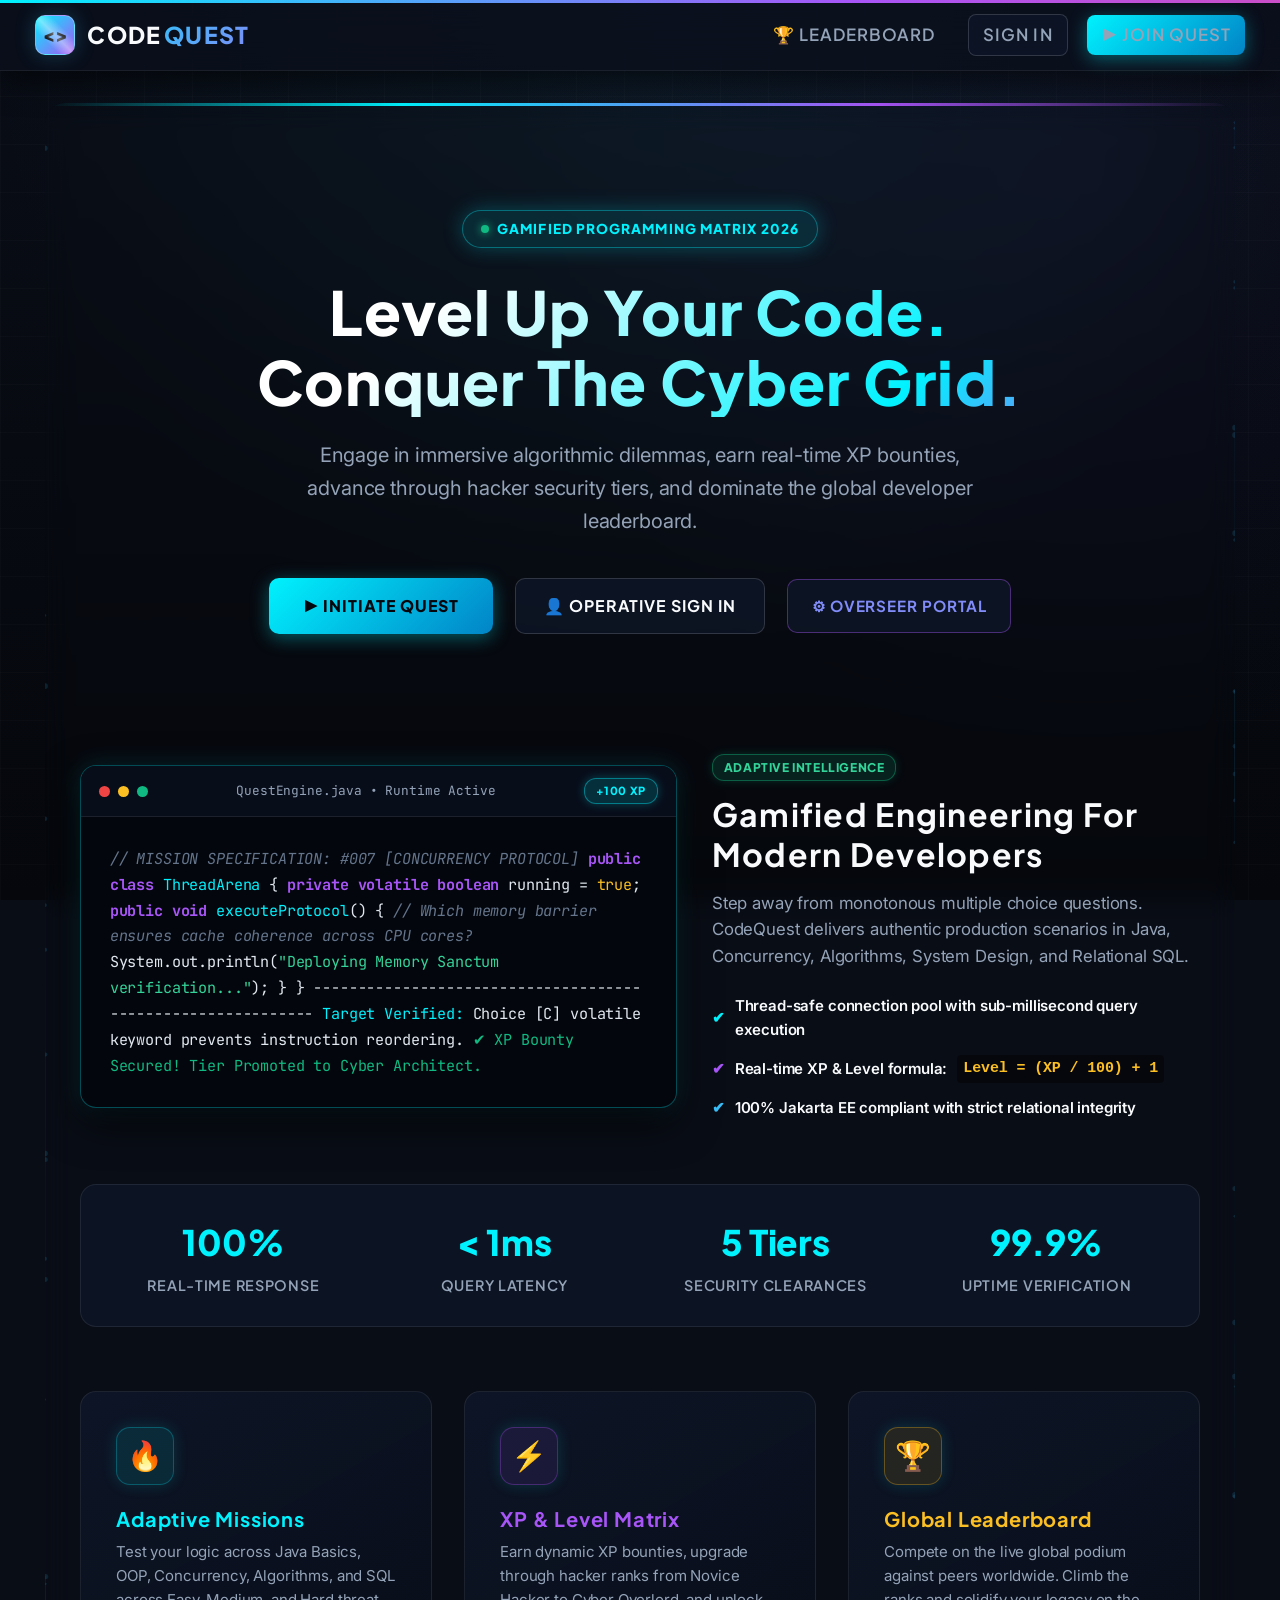
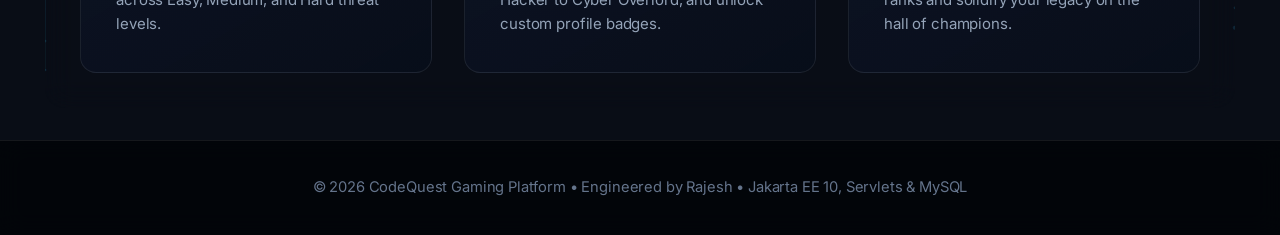
<file: WebContent/index.html>
<!DOCTYPE html>
<html lang="en">
<head>
    <meta charset="UTF-8">
    <meta name="viewport" content="width=device-width, initial-scale=1.0">
    <title>CodeQuest - Master Programming Through Quests</title>
    <link rel="stylesheet" type="text/css" href="css/style.css">
    <style>
        .hero-canvas {
            position: absolute;
            top: 0;
            left: 0;
            width: 100%;
            height: 100%;
            pointer-events: none;
            z-index: 0;
            opacity: 0.6;
        }

        .hero-section {
            text-align: center;
            padding: 4.5rem 1rem 3.5rem 1rem;
            position: relative;
            z-index: 1;
        }

        .hero-badge {
            display: inline-flex;
            align-items: center;
            gap: 8px;
            background: rgba(0, 242, 254, 0.1);
            color: #00f2fe;
            border: 1px solid rgba(0, 242, 254, 0.35);
            padding: 7px 18px;
            border-radius: 30px;
            font-size: 0.85rem;
            font-family: var(--font-heading);
            font-weight: 800;
            letter-spacing: 0.08em;
            text-transform: uppercase;
            margin-bottom: 1.8rem;
            box-shadow: 0 0 20px rgba(0, 242, 254, 0.25);
            animation: pulseGlow 2.5s infinite;
        }

        .hero-title {
            font-size: 3.8rem;
            font-weight: 900;
            line-height: 1.15;
            margin-bottom: 1.4rem;
            background: linear-gradient(135deg, #ffffff 30%, #00f2fe 75%, #a855f7 100%);
            -webkit-background-clip: text;
            -webkit-text-fill-color: transparent;
            letter-spacing: 0.02em;
        }

        @media (max-width: 768px) {
            .hero-title {
                font-size: 2.6rem;
            }
        }

        .hero-desc {
            max-width: 680px;
            margin: 0 auto 2.5rem auto;
            color: var(--text-muted);
            font-size: 1.25rem;
            line-height: 1.65;
            font-weight: 400;
        }

        .hero-cta {
            display: flex;
            justify-content: center;
            align-items: center;
            gap: 1.4rem;
            flex-wrap: wrap;
        }

        /* Interactive Showcase Grid */
        .showcase-grid {
            display: grid;
            grid-template-columns: 1.1fr 0.9fr;
            gap: 2.2rem;
            margin-top: 4rem;
            align-items: center;
        }

        @media (max-width: 960px) {
            .showcase-grid {
                grid-template-columns: 1fr;
            }
        }

        .live-terminal {
            background: rgba(4, 7, 13, 0.95);
            border: 1px solid rgba(0, 242, 254, 0.3);
            border-radius: 16px;
            box-shadow: 0 15px 40px rgba(0, 0, 0, 0.7), 0 0 25px rgba(0, 242, 254, 0.15);
            overflow: hidden;
            text-align: left;
        }

        .terminal-bar {
            background: #080d1a;
            padding: 12px 18px;
            display: flex;
            justify-content: space-between;
            align-items: center;
            border-bottom: 1px solid rgba(255, 255, 255, 0.08);
        }

        .terminal-code {
            padding: 1.8rem;
            font-family: var(--font-mono);
            font-size: 0.95rem;
            color: #e2e8f0;
            line-height: 1.7;
        }

        .code-keyword { color: #a855f7; font-weight: 700; }
        .code-type { color: #00f2fe; }
        .code-string { color: #34d399; }
        .code-comment { color: #64748b; font-style: italic; }
        .code-number { color: #fbbf24; }

        /* Stats Strip */
        .stats-ticker {
            display: grid;
            grid-template-columns: repeat(4, 1fr);
            gap: 1.5rem;
            margin-top: 4rem;
            background: rgba(15, 23, 42, 0.7);
            border: 1px solid rgba(255, 255, 255, 0.08);
            border-radius: 16px;
            padding: 1.8rem;
            backdrop-filter: blur(12px);
        }

        @media (max-width: 768px) {
            .stats-ticker {
                grid-template-columns: repeat(2, 1fr);
            }
        }

        .ticker-item {
            text-align: center;
        }

        .ticker-val {
            font-family: var(--font-heading);
            font-size: 2.2rem;
            font-weight: 800;
            color: #00f2fe;
            margin-bottom: 4px;
        }

        .ticker-lbl {
            font-family: var(--font-subheading);
            color: var(--text-muted);
            font-size: 0.9rem;
            text-transform: uppercase;
            letter-spacing: 0.05em;
            font-weight: 600;
        }

        /* Feature Cards */
        .features-grid {
            display: grid;
            grid-template-columns: repeat(auto-fit, minmax(300px, 1fr));
            gap: 2rem;
            margin-top: 4rem;
        }

        .feature-card {
            background: linear-gradient(150deg, rgba(15, 23, 42, 0.8), rgba(8, 14, 26, 0.9));
            border: 1px solid rgba(255, 255, 255, 0.08);
            border-radius: 16px;
            padding: 2.2rem;
            transition: all 0.35s var(--ease-smooth);
            position: relative;
            overflow: hidden;
        }

        .feature-card:hover {
            transform: translateY(-6px);
            border-color: rgba(0, 242, 254, 0.4);
            box-shadow: 0 16px 36px rgba(0, 0, 0, 0.5), 0 0 25px rgba(0, 242, 254, 0.15);
        }

        .feature-card::before {
            content: '';
            position: absolute;
            top: 0;
            left: 0;
            width: 100%;
            height: 3px;
            background: linear-gradient(90deg, #00f2fe, #a855f7);
            opacity: 0;
            transition: opacity 0.3s ease;
        }

        .feature-card:hover::before {
            opacity: 1;
        }

        .feature-icon-box {
            width: 58px;
            height: 58px;
            border-radius: 14px;
            display: flex;
            align-items: center;
            justify-content: center;
            font-size: 1.8rem;
            margin-bottom: 1.3rem;
            background: rgba(0, 242, 254, 0.1);
            color: #00f2fe;
            border: 1px solid rgba(0, 242, 254, 0.25);
            box-shadow: 0 0 15px rgba(0, 242, 254, 0.15);
        }
    </style>
</head>
<body>
    <div class="top-glow-bar"></div>

    <div class="navbar">
        <a href="index.html" class="brand-logo">
            <div class="brand-icon">&lt;&gt;</div>
            <div class="brand-text">CODE<span>QUEST</span></div>
        </a>
        <div class="nav-links">
            <a href="LeaderboardServlet">&#127942; Leaderboard</a>
            <a href="login.jsp" class="btn-secondary btn-sm">Sign In</a>
            <a href="register.jsp" class="btn-primary btn-sm">&#9654; Join Quest</a>
        </div>
    </div>

    <div class="container" style="background: transparent; border: none; box-shadow: none; position: relative;">
        <!-- Canvas for Dynamic Cyber Matrix -->
        <canvas id="matrixCanvas" class="hero-canvas"></canvas>

        <div class="hero-section">
            <div class="hero-badge">
                <span class="status-dot"></span>
                Gamified Programming Matrix 2026
            </div>
            
            <h1 class="hero-title">Level Up Your Code.<br>Conquer The Cyber Grid.</h1>
            
            <p class="hero-desc">
                Engage in immersive algorithmic dilemmas, earn real-time XP bounties, advance through hacker security tiers, and dominate the global developer leaderboard.
            </p>
            
            <div class="hero-cta">
                <a href="register.jsp" class="btn-primary" style="padding: 15px 34px; font-size: 1rem;">
                    &#9654; Initiate Quest
                </a>
                <a href="login.jsp" class="btn-secondary" style="padding: 14px 28px; font-size: 1rem;">
                    &#128100; Operative Sign In
                </a>
                <a href="login.jsp?role=admin" class="btn-secondary" style="padding: 14px 24px; font-size: 0.95rem; border-color: rgba(168, 85, 247, 0.4); color: var(--accent-purple);">
                    &#9881; Overseer Portal
                </a>
            </div>
        </div>

        <!-- Interactive Live Showcase -->
        <div class="showcase-grid">
            <div class="live-terminal">
                <div class="terminal-bar">
                    <div style="display: flex; gap: 8px;">
                        <span class="terminal-dot dot-red"></span>
                        <span class="terminal-dot dot-yellow"></span>
                        <span class="terminal-dot dot-green"></span>
                    </div>
                    <span style="font-family: var(--font-mono); font-size: 0.8rem; color: #94a3b8;">
                        QuestEngine.java &bull; Runtime Active
                    </span>
                    <span class="badge badge-solved" style="font-size: 0.7rem;">+100 XP</span>
                </div>
                <div class="terminal-code">
<span class="code-comment">// MISSION SPECIFICATION: #007 [CONCURRENCY PROTOCOL]</span>
<span class="code-keyword">public class</span> <span class="code-type">ThreadArena</span> {
    <span class="code-keyword">private volatile boolean</span> running = <span class="code-number">true</span>;

    <span class="code-keyword">public void</span> <span class="code-type">executeProtocol</span>() {
        <span class="code-comment">// Which memory barrier ensures cache coherence across CPU cores?</span>
        System.out.println(<span class="code-string">"Deploying Memory Sanctum verification..."</span>);
    }
}
------------------------------------------------------------
<span style="color: #00f2fe;">Target Verified:</span> Choice [C] volatile keyword prevents instruction reordering.
<span style="color: #10b981;">&#10004; XP Bounty Secured! Tier Promoted to Cyber Architect.</span></div>
            </div>

            <div>
                <div class="badge badge-easy" style="margin-bottom: 0.8rem;">Adaptive Intelligence</div>
                <h2 style="font-size: 2rem; margin-bottom: 1rem;">Gamified Engineering For Modern Developers</h2>
                <p style="color: var(--text-muted); font-size: 1.05rem; line-height: 1.6; margin-bottom: 1.5rem;">
                    Step away from monotonous multiple choice questions. CodeQuest delivers authentic production scenarios in Java, Concurrency, Algorithms, System Design, and Relational SQL.
                </p>
                <div style="display: flex; flex-direction: column; gap: 0.8rem;">
                    <div style="display: flex; align-items: center; gap: 10px; color: var(--text-main); font-weight: 600;">
                        <span style="color: #00f2fe;">&#10004;</span> Thread-safe connection pool with sub-millisecond query execution
                    </div>
                    <div style="display: flex; align-items: center; gap: 10px; color: var(--text-main); font-weight: 600;">
                        <span style="color: #a855f7;">&#10004;</span> Real-time XP & Level formula: <code style="color: #fbbf24; background: rgba(0,0,0,0.4); padding: 2px 6px; border-radius: 4px;">Level = (XP / 100) + 1</code>
                    </div>
                    <div style="display: flex; align-items: center; gap: 10px; color: var(--text-main); font-weight: 600;">
                        <span style="color: #38bdf8;">&#10004;</span> 100% Jakarta EE compliant with strict relational integrity
                    </div>
                </div>
            </div>
        </div>

        <!-- Live Platform Stats Ticker -->
        <div class="stats-ticker">
            <div class="ticker-item">
                <div class="ticker-val">100%</div>
                <div class="ticker-lbl">Real-time Response</div>
            </div>
            <div class="ticker-item">
                <div class="ticker-val">&lt; 1ms</div>
                <div class="ticker-lbl">Query Latency</div>
            </div>
            <div class="ticker-item">
                <div class="ticker-val">5 Tiers</div>
                <div class="ticker-lbl">Security Clearances</div>
            </div>
            <div class="ticker-item">
                <div class="ticker-val">99.9%</div>
                <div class="ticker-lbl">Uptime Verification</div>
            </div>
        </div>

        <!-- Feature Cards -->
        <div class="features-grid">
            <div class="feature-card">
                <div class="feature-icon-box">&#128293;</div>
                <h3 style="color: #00f2fe; margin-bottom: 0.6rem;">Adaptive Missions</h3>
                <p style="color: var(--text-muted); line-height: 1.6;">
                    Test your logic across Java Basics, OOP, Concurrency, Algorithms, and SQL across Easy, Medium, and Hard threat levels.
                </p>
            </div>
            <div class="feature-card">
                <div class="feature-icon-box" style="background: rgba(168, 85, 247, 0.1); color: #a855f7; border-color: rgba(168, 85, 247, 0.3);">&#9889;</div>
                <h3 style="color: #a855f7; margin-bottom: 0.6rem;">XP &amp; Level Matrix</h3>
                <p style="color: var(--text-muted); line-height: 1.6;">
                    Earn dynamic XP bounties, upgrade through hacker ranks from Novice Hacker to Cyber Overlord, and unlock custom profile badges.
                </p>
            </div>
            <div class="feature-card">
                <div class="feature-icon-box" style="background: rgba(251, 191, 36, 0.1); color: #fbbf24; border-color: rgba(251, 191, 36, 0.3);">&#127942;</div>
                <h3 style="color: #fbbf24; margin-bottom: 0.6rem;">Global Leaderboard</h3>
                <p style="color: var(--text-muted); line-height: 1.6;">
                    Compete on the live global podium against peers worldwide. Climb the ranks and solidify your legacy on the hall of champions.
                </p>
            </div>
        </div>
    </div>

    <footer>
        &copy; 2026 CodeQuest Gaming Platform &bull; Engineered by Rajesh &bull; Jakarta EE 10, Servlets &amp; MySQL
    </footer>

    <script>
        // Interactive Dynamic Cyber Matrix Canvas
        (function() {
            const canvas = document.getElementById('matrixCanvas');
            if (!canvas) return;
            const ctx = canvas.getContext('2d');
            let width, height;
            let particles = [];

            function resize() {
                width = canvas.width = window.innerWidth;
                height = canvas.height = canvas.parentElement.offsetHeight || 600;
            }
            window.addEventListener('resize', resize);
            resize();

            for (let i = 0; i < 40; i++) {
                particles.push({
                    x: Math.random() * width,
                    y: Math.random() * height,
                    vx: (Math.random() - 0.5) * 0.7,
                    vy: (Math.random() - 0.5) * 0.7,
                    size: Math.random() * 2 + 1
                });
            }

            function animate() {
                ctx.clearRect(0, 0, width, height);
                ctx.fillStyle = 'rgba(56, 189, 248, 0.25)';
                ctx.strokeStyle = 'rgba(56, 189, 248, 0.05)';

                for (let i = 0; i < particles.length; i++) {
                    let p = particles[i];
                    p.x += p.vx;
                    p.y += p.vy;

                    if (p.x < 0) p.x = width;
                    if (p.x > width) p.x = 0;
                    if (p.y < 0) p.y = height;
                    if (p.y > height) p.y = 0;

                    ctx.beginPath();
                    ctx.arc(p.x, p.y, p.size, 0, Math.PI * 2);
                    ctx.fill();

                    for (let j = i + 1; j < particles.length; j++) {
                        let p2 = particles[j];
                        let dist = Math.hypot(p.x - p2.x, p.y - p2.y);
                        if (dist < 110) {
                            ctx.beginPath();
                            ctx.moveTo(p.x, p.y);
                            ctx.lineTo(p2.x, p2.y);
                            ctx.stroke();
                        }
                    }
                }
                requestAnimationFrame(animate);
            }
            animate();
        })();
    </script>
</body>
</html>
</file>
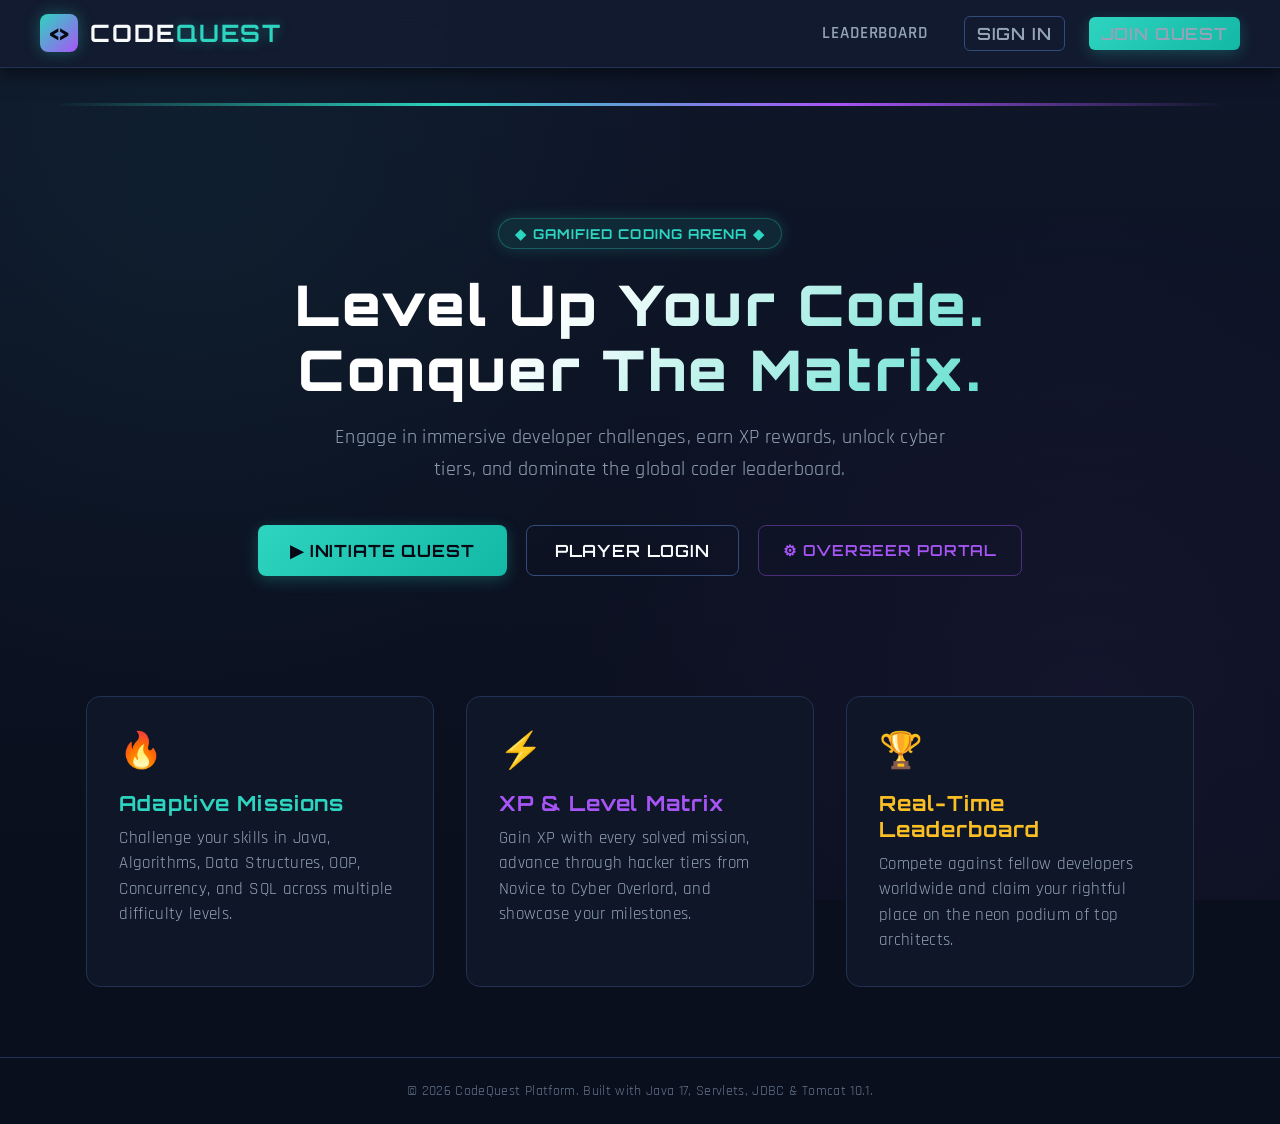
<file: src/main/webapp/index.html>
<!DOCTYPE html>
<html lang="en">
<head>
    <meta charset="UTF-8">
    <meta name="viewport" content="width=device-width, initial-scale=1.0">
    <title>CodeQuest - Master Programming Through Quests</title>
    <link rel="stylesheet" type="text/css" href="css/style.css">
    <style>
        .hero-section {
            text-align: center;
            padding: 5rem 1rem 4rem 1rem;
            position: relative;
        }
        .hero-badge {
            display: inline-block;
            background: rgba(45, 212, 191, 0.1);
            color: var(--primary-neon);
            border: 1px solid rgba(45, 212, 191, 0.3);
            padding: 6px 16px;
            border-radius: 20px;
            font-size: 0.85rem;
            font-family: var(--font-heading);
            font-weight: 700;
            letter-spacing: 0.08em;
            text-transform: uppercase;
            margin-bottom: 1.5rem;
            box-shadow: 0 0 15px rgba(45, 212, 191, 0.2);
        }
        .hero-title {
            font-size: 3.5rem;
            font-weight: 900;
            line-height: 1.15;
            margin-bottom: 1.2rem;
            background: linear-gradient(135deg, #ffffff 40%, var(--primary-neon) 100%);
            -webkit-background-clip: text;
            -webkit-text-fill-color: transparent;
        }
        .hero-desc {
            max-width: 650px;
            margin: 0 auto 2.5rem auto;
            color: var(--text-muted);
            font-size: 1.25rem;
            line-height: 1.6;
        }
        .hero-cta {
            display: flex;
            justify-content: center;
            gap: 1.2rem;
            flex-wrap: wrap;
        }
        .features-grid {
            display: grid;
            grid-template-columns: repeat(auto-fit, minmax(280px, 1fr));
            gap: 2rem;
            margin-top: 3.5rem;
        }
        .feature-card {
            background: var(--surface-alt);
            border: 1px solid var(--border);
            border-radius: 14px;
            padding: 2rem;
            transition: all 0.3s ease;
            position: relative;
        }
        .feature-card:hover {
            transform: translateY(-5px);
            border-color: var(--primary-neon);
            box-shadow: 0 10px 25px rgba(0,0,0,0.4), 0 0 20px var(--primary-glow);
        }
        .feature-icon {
            font-size: 2.2rem;
            margin-bottom: 1rem;
            display: inline-block;
        }
    </style>
</head>
<body>
    <div class="navbar">
        <a href="index.html" class="brand-logo">
            <div class="brand-icon">&lt;&gt;</div>
            <div class="brand-text">CODE<span>QUEST</span></div>
        </a>
        <div class="nav-links">
            <a href="LeaderboardServlet">Leaderboard</a>
            <a href="login.jsp" class="btn-secondary btn-sm">Sign In</a>
            <a href="register.jsp" class="btn-primary btn-sm">Join Quest</a>
        </div>
    </div>

    <div class="container" style="background: transparent; border: none; box-shadow: none;">
        <div class="hero-section">
            <div class="hero-badge">&#9670; Gamified Coding Arena &#9670;</div>
            <h1 class="hero-title">Level Up Your Code.<br>Conquer The Matrix.</h1>
            <p class="hero-desc">
                Engage in immersive developer challenges, earn XP rewards, unlock cyber tiers, and dominate the global coder leaderboard.
            </p>
            <div class="hero-cta">
                <a href="register.jsp" class="btn-primary" style="padding: 14px 32px; font-size: 1.05rem;">
                    &#9654; Initiate Quest
                </a>
                <a href="login.jsp" class="btn-secondary" style="padding: 14px 28px; font-size: 1.05rem;">
                    Player Login
                </a>
                <a href="login.jsp?role=admin" class="btn-secondary" style="padding: 14px 24px; font-size: 0.95rem; border-color: rgba(168, 85, 247, 0.4); color: var(--accent-purple);">
                    &#9881; Overseer Portal
                </a>
            </div>
        </div>

        <div class="features-grid">
            <div class="feature-card">
                <div class="feature-icon">&#128293;</div>
                <h3 style="color: var(--primary-neon); margin-bottom: 0.6rem;">Adaptive Missions</h3>
                <p style="color: var(--text-muted); line-height: 1.5;">
                    Challenge your skills in Java, Algorithms, Data Structures, OOP, Concurrency, and SQL across multiple difficulty levels.
                </p>
            </div>
            <div class="feature-card">
                <div class="feature-icon">&#9889;</div>
                <h3 style="color: var(--accent-purple); margin-bottom: 0.6rem;">XP &amp; Level Matrix</h3>
                <p style="color: var(--text-muted); line-height: 1.5;">
                    Gain XP with every solved mission, advance through hacker tiers from Novice to Cyber Overlord, and showcase your milestones.
                </p>
            </div>
            <div class="feature-card">
                <div class="feature-icon">&#127942;</div>
                <h3 style="color: var(--accent-amber); margin-bottom: 0.6rem;">Real-Time Leaderboard</h3>
                <p style="color: var(--text-muted); line-height: 1.5;">
                    Compete against fellow developers worldwide and claim your rightful place on the neon podium of top architects.
                </p>
            </div>
        </div>
    </div>

    <footer>
        &copy; 2026 CodeQuest Platform. Built with Java 17, Servlets, JDBC &amp; Tomcat 10.1.
    </footer>
</body>
</html>
</file>
<file: WebContent/css/style.css>
@import url('https://fonts.googleapis.com/css2?family=Plus+Jakarta+Sans:wght@400;500;600;700;800&family=Inter:wght@400;500;600;700&family=JetBrains+Mono:wght@400;500;600&display=swap');

:root {
    /* Enterprise Linear / Vercel Pro Slate Palette */
    --bg-dark: #090d16;
    --bg-darker: #05070c;
    --bg-card: rgba(15, 23, 42, 0.75);
    --surface: #0f172a;
    --surface-hover: #1e293b;
    --surface-alt: #0b1120;
    --surface-glass: rgba(15, 23, 42, 0.7);
    
    /* Precision Engineering Accent Palette */
    --primary-neon: #38bdf8;         /* High-contrast precision sky blue */
    --primary-teal: #0ea5e9;
    --primary-glow: rgba(56, 189, 248, 0.25);
    --primary-glow-soft: rgba(56, 189, 248, 0.08);
    
    --accent-purple: #818cf8;        /* Clean indigo accent */
    --accent-purple-glow: rgba(129, 140, 248, 0.25);
    --accent-pink: #f43f5e;
    --accent-blue: #3b82f6;
    --accent-amber: #f59e0b;
    --accent-amber-glow: rgba(245, 158, 11, 0.2);
    
    --text-main: #f8fafc;
    --text-muted: #94a3b8;
    --text-dim: #64748b;
    --text-glow: rgba(248, 250, 252, 0.95);
    
    --danger: #ef4444;
    --danger-glow: rgba(239, 68, 68, 0.2);
    --success: #10b981;
    --success-glow: rgba(16, 185, 129, 0.2);
    
    --border: rgba(255, 255, 255, 0.08);
    --border-bright: rgba(56, 189, 248, 0.35);
    --border-purple: rgba(129, 140, 248, 0.3);
    
    /* Clean Enterprise Typography */
    --font-heading: 'Plus Jakarta Sans', -apple-system, BlinkMacSystemFont, 'Segoe UI', Roboto, sans-serif;
    --font-subheading: 'Plus Jakarta Sans', -apple-system, BlinkMacSystemFont, 'Segoe UI', Roboto, sans-serif;
    --font-body: 'Inter', -apple-system, BlinkMacSystemFont, 'Segoe UI', Roboto, sans-serif;
    --font-mono: 'JetBrains Mono', SFMono-Regular, Menlo, Monaco, Consolas, monospace;
    
    --ease-out-back: cubic-bezier(0.16, 1, 0.3, 1);
    --ease-smooth: cubic-bezier(0.16, 1, 0.3, 1);
}

* {
    box-sizing: border-box;
    margin: 0;
    padding: 0;
}

html {
    scroll-behavior: smooth;
}

body {
    background-color: var(--bg-dark);
    background-image: 
        radial-gradient(circle at 50% 0%, rgba(56, 189, 248, 0.07) 0%, transparent 60%),
        radial-gradient(circle at 85% 20%, rgba(99, 102, 241, 0.05) 0%, transparent 45%),
        linear-gradient(to bottom, #090d16, #05070c);
    background-attachment: fixed;
    color: var(--text-main);
    font-family: var(--font-body);
    font-size: 15px;
    line-height: 1.6;
    letter-spacing: -0.01em;
    min-height: 100vh;
    display: flex;
    flex-direction: column;
    overflow-x: hidden;
    position: relative;
    -webkit-font-smoothing: antialiased;
    -moz-osx-font-smoothing: grayscale;
}

/* Subtle Engineering Grid */
body::before {
    content: '';
    position: fixed;
    top: 0;
    left: 0;
    width: 100%;
    height: 100%;
    background-size: 48px 48px;
    background-image: 
        linear-gradient(to right, rgba(255, 255, 255, 0.02) 1px, transparent 1px),
        linear-gradient(to bottom, rgba(255, 255, 255, 0.02) 1px, transparent 1px);
    pointer-events: none;
    z-index: 0;
}

/* Custom Scrollbar */
::-webkit-scrollbar {
    width: 8px;
    height: 8px;
}
::-webkit-scrollbar-track {
    background: var(--bg-darker);
}
::-webkit-scrollbar-thumb {
    background: #1e293b;
    border-radius: 4px;
    border: 1px solid var(--border);
}
::-webkit-scrollbar-thumb:hover {
    background: var(--primary-neon);
    box-shadow: 0 0 10px var(--primary-glow);
}

/* Top Glow Line */
.top-glow-bar {
    position: fixed;
    top: 0;
    left: 0;
    right: 0;
    height: 3px;
    background: linear-gradient(90deg, #00f2fe, #a855f7, #ec4899, #00f2fe);
    background-size: 200% 100%;
    animation: gradientFlow 4s linear infinite;
    z-index: 1000;
}

@keyframes gradientFlow {
    0% { background-position: 0% 50%; }
    100% { background-position: 200% 50%; }
}

/* Glassmorphic Cyber Navbar */
.navbar {
    background: rgba(10, 15, 28, 0.82);
    backdrop-filter: blur(16px);
    -webkit-backdrop-filter: blur(16px);
    padding: 0.85rem 2.2rem;
    display: flex;
    justify-content: space-between;
    align-items: center;
    border-bottom: 1px solid rgba(255, 255, 255, 0.07);
    box-shadow: 0 8px 32px rgba(0, 0, 0, 0.6);
    position: sticky;
    top: 0;
    z-index: 100;
}

.brand-logo {
    display: flex;
    align-items: center;
    gap: 12px;
    text-decoration: none;
    position: relative;
    transition: transform 0.25s var(--ease-out-back);
}

.brand-logo:hover {
    transform: scale(1.03);
}

.brand-icon {
    width: 40px;
    height: 40px;
    background: linear-gradient(135deg, #00f2fe, #a855f7);
    border-radius: 10px;
    display: flex;
    align-items: center;
    justify-content: center;
    font-family: var(--font-heading);
    font-weight: 900;
    font-size: 1.15rem;
    color: #04070d;
    box-shadow: 0 0 20px var(--primary-glow);
    border: 1px solid rgba(255, 255, 255, 0.3);
    position: relative;
    overflow: hidden;
}

.brand-icon::after {
    content: '';
    position: absolute;
    top: -50%;
    left: -50%;
    width: 200%;
    height: 200%;
    background: linear-gradient(45deg, transparent 40%, rgba(255,255,255,0.4) 50%, transparent 60%);
    animation: shimmer 4s infinite;
}

@keyframes shimmer {
    0% { transform: translateX(-100%); }
    25%, 100% { transform: translateX(100%); }
}

.brand-text {
    font-family: var(--font-heading);
    font-size: 1.45rem;
    font-weight: 800;
    color: var(--text-main);
    letter-spacing: 0.06em;
    display: flex;
    align-items: center;
    gap: 2px;
}

.brand-text span {
    background: linear-gradient(135deg, #38bdf8, #818cf8);
    -webkit-background-clip: text;
    -webkit-text-fill-color: transparent;
}

.nav-links {
    display: flex;
    align-items: center;
    gap: 1.2rem;
}

.nav-links a {
    color: var(--text-muted);
    text-decoration: none;
    font-family: var(--font-subheading);
    font-size: 1.05rem;
    font-weight: 600;
    text-transform: uppercase;
    letter-spacing: 0.06em;
    padding: 7px 14px;
    border-radius: 8px;
    transition: all 0.25s var(--ease-smooth);
    display: inline-flex;
    align-items: center;
    gap: 7px;
    position: relative;
}

.nav-links a:hover {
    color: var(--text-main);
    background: rgba(255, 255, 255, 0.05);
}

.nav-links a.active {
    color: var(--primary-neon);
    background: rgba(56, 189, 248, 0.08);
    border: 1px solid rgba(56, 189, 248, 0.2);
    font-weight: 600;
}

.nav-user-badge {
    display: flex;
    align-items: center;
    gap: 10px;
    background: rgba(15, 23, 42, 0.9);
    padding: 5px 14px;
    border-radius: 30px;
    border: 1px solid var(--border-bright);
    box-shadow: inset 0 1px 0 rgba(255, 255, 255, 0.1), 0 0 12px rgba(0, 242, 254, 0.15);
}

.status-dot {
    width: 8px;
    height: 8px;
    background: #10b981;
    border-radius: 50%;
    box-shadow: 0 0 8px #10b981;
    animation: pulseGlow 2s infinite;
}

@keyframes pulseGlow {
    0%, 100% { opacity: 1; transform: scale(1); }
    50% { opacity: 0.6; transform: scale(1.15); }
}

.level-chip {
    background: linear-gradient(135deg, #a855f7, #ec4899);
    color: #fff;
    padding: 2px 10px;
    border-radius: 12px;
    font-size: 0.78rem;
    font-family: var(--font-heading);
    font-weight: 700;
    box-shadow: 0 0 10px var(--accent-purple-glow);
    letter-spacing: 0.04em;
}

.xp-chip {
    color: #00f2fe;
    font-family: var(--font-subheading);
    font-weight: 700;
    font-size: 0.95rem;
    letter-spacing: 0.04em;
}

/* Primary Glass Container */
.container {
    max-width: 1240px;
    width: 93%;
    margin: 2rem auto;
    padding: 2.2rem;
    background-color: var(--bg-card);
    backdrop-filter: blur(14px);
    -webkit-backdrop-filter: blur(14px);
    border-radius: 20px;
    border: 1px solid rgba(255, 255, 255, 0.08);
    box-shadow: 0 15px 40px rgba(0, 0, 0, 0.6), inset 0 1px 0 rgba(255, 255, 255, 0.08);
    position: relative;
    overflow: hidden;
    z-index: 1;
}

.container::before {
    content: '';
    position: absolute;
    top: 0;
    left: 0;
    right: 0;
    height: 3px;
    background: linear-gradient(90deg, transparent, #00f2fe 30%, #a855f7 70%, transparent);
}

/* Typography */
h1, h2, h3, h4 {
    font-family: var(--font-heading);
    letter-spacing: 0.04em;
    color: var(--text-main);
    line-height: 1.25;
}

h1 { font-size: 2.2rem; margin-bottom: 0.7rem; }
h2 { font-size: 1.65rem; margin-bottom: 0.6rem; }
h3 { font-size: 1.25rem; margin-bottom: 0.4rem; }

.subtitle {
    color: var(--text-muted);
    font-size: 1.05rem;
    margin-bottom: 1.6rem;
    font-weight: 400;
}

/* Buttons System */
.btn-primary {
    background: linear-gradient(135deg, #00f2fe 0%, #0284c7 100%);
    color: #04070d;
    padding: 11px 24px;
    border: none;
    border-radius: 10px;
    font-family: var(--font-heading);
    font-size: 0.88rem;
    font-weight: 800;
    letter-spacing: 0.06em;
    text-transform: uppercase;
    cursor: pointer;
    transition: all 0.25s var(--ease-out-back);
    box-shadow: 0 4px 18px rgba(0, 242, 254, 0.35);
    display: inline-flex;
    align-items: center;
    justify-content: center;
    gap: 8px;
    text-decoration: none;
    position: relative;
    overflow: hidden;
}

.btn-primary:hover {
    transform: translateY(-2px);
    box-shadow: 0 6px 25px rgba(0, 242, 254, 0.55);
    background: linear-gradient(135deg, #38bdf8 0%, #00f2fe 100%);
}

.btn-primary:active {
    transform: translateY(0);
}

.btn-secondary {
    background: rgba(15, 23, 42, 0.7);
    color: var(--text-main);
    border: 1px solid rgba(255, 255, 255, 0.15);
    padding: 10px 22px;
    border-radius: 10px;
    font-family: var(--font-heading);
    font-size: 0.88rem;
    font-weight: 700;
    letter-spacing: 0.06em;
    text-transform: uppercase;
    cursor: pointer;
    transition: all 0.25s ease;
    text-decoration: none;
    display: inline-flex;
    align-items: center;
    justify-content: center;
    gap: 8px;
    backdrop-filter: blur(8px);
}

.btn-secondary:hover {
    background: rgba(23, 35, 63, 0.9);
    border-color: #00f2fe;
    color: #00f2fe;
    box-shadow: 0 0 15px rgba(0, 242, 254, 0.25);
    transform: translateY(-2px);
}

.btn-danger {
    background: linear-gradient(135deg, #ef4444, #b91c1c);
    color: #fff;
    padding: 9px 18px;
    border: none;
    border-radius: 8px;
    font-family: var(--font-heading);
    font-size: 0.82rem;
    font-weight: 700;
    letter-spacing: 0.05em;
    text-transform: uppercase;
    cursor: pointer;
    transition: all 0.25s ease;
    text-decoration: none;
    display: inline-flex;
    align-items: center;
    gap: 6px;
    box-shadow: 0 4px 14px rgba(239, 68, 68, 0.3);
}

.btn-danger:hover {
    background: #dc2626;
    box-shadow: 0 0 20px var(--danger-glow);
    transform: translateY(-2px);
}

.btn-sm {
    padding: 6px 14px;
    font-size: 0.78rem;
    border-radius: 7px;
}

/* Forms & Inputs */
.form-group {
    margin-bottom: 1.3rem;
}

label {
    display: block;
    font-family: var(--font-subheading);
    font-weight: 700;
    color: var(--text-muted);
    font-size: 0.95rem;
    text-transform: uppercase;
    letter-spacing: 0.05em;
    margin-bottom: 7px;
}

input, select, textarea {
    width: 100%;
    padding: 13px 16px;
    background-color: rgba(6, 10, 19, 0.85);
    border: 1px solid rgba(255, 255, 255, 0.12);
    color: var(--text-main);
    border-radius: 10px;
    font-family: var(--font-body);
    font-size: 1rem;
    transition: border-color 0.25s, box-shadow 0.25s, background-color 0.25s;
}

input:focus, select:focus, textarea:focus {
    outline: none;
    border-color: #00f2fe;
    background-color: rgba(9, 14, 27, 0.95);
    box-shadow: 0 0 16px rgba(0, 242, 254, 0.35);
}

input::placeholder, textarea::placeholder {
    color: #475569;
}

textarea {
    resize: vertical;
    min-height: 110px;
}

/* Alert Notification Banners */
.alert {
    padding: 14px 18px;
    border-radius: 12px;
    margin-bottom: 1.5rem;
    font-weight: 500;
    display: flex;
    align-items: center;
    gap: 12px;
    border: 1px solid transparent;
    animation: slideDown 0.3s var(--ease-out-back);
}

@keyframes slideDown {
    from { opacity: 0; transform: translateY(-8px); }
    to { opacity: 1; transform: translateY(0); }
}

.alert-danger {
    background: rgba(239, 68, 68, 0.15);
    border-color: rgba(239, 68, 68, 0.4);
    color: #fca5a5;
    box-shadow: 0 0 15px rgba(239, 68, 68, 0.15);
}

.alert-success {
    background: rgba(16, 185, 129, 0.15);
    border-color: rgba(16, 185, 129, 0.4);
    color: #6ee7b7;
    box-shadow: 0 0 15px rgba(16, 185, 129, 0.15);
}

.alert-info {
    background: rgba(0, 242, 254, 0.12);
    border-color: rgba(0, 242, 254, 0.35);
    color: #bae6fd;
    box-shadow: 0 0 15px rgba(0, 242, 254, 0.15);
}

/* Stats Metric Grid */
.stats-grid {
    display: grid;
    grid-template-columns: repeat(auto-fit, minmax(230px, 1fr));
    gap: 1.4rem;
    margin-bottom: 2.2rem;
}

.stat-card {
    background: linear-gradient(145deg, rgba(15, 23, 42, 0.8), rgba(10, 16, 30, 0.9));
    border: 1px solid rgba(255, 255, 255, 0.08);
    border-radius: 14px;
    padding: 1.5rem;
    display: flex;
    align-items: center;
    gap: 1.2rem;
    position: relative;
    overflow: hidden;
    transition: all 0.3s var(--ease-smooth);
    box-shadow: 0 8px 20px rgba(0, 0, 0, 0.35);
}

.stat-card:hover {
    transform: translateY(-4px);
    border-color: rgba(0, 242, 254, 0.4);
    box-shadow: 0 12px 28px rgba(0, 0, 0, 0.5), 0 0 20px rgba(0, 242, 254, 0.15);
}

.stat-icon {
    width: 54px;
    height: 54px;
    border-radius: 12px;
    display: flex;
    align-items: center;
    justify-content: center;
    font-size: 1.6rem;
    background: rgba(0, 242, 254, 0.12);
    color: #00f2fe;
    border: 1px solid rgba(0, 242, 254, 0.25);
    box-shadow: 0 0 15px rgba(0, 242, 254, 0.2);
    flex-shrink: 0;
}

.stat-icon.purple {
    background: rgba(168, 85, 247, 0.12);
    color: var(--accent-purple);
    border-color: rgba(168, 85, 247, 0.25);
    box-shadow: 0 0 15px var(--accent-purple-glow);
}

.stat-icon.amber {
    background: rgba(251, 191, 36, 0.12);
    color: var(--accent-amber);
    border-color: rgba(251, 191, 36, 0.25);
    box-shadow: 0 0 15px var(--accent-amber-glow);
}

.stat-icon.blue {
    background: rgba(56, 189, 248, 0.12);
    color: var(--accent-blue);
    border-color: rgba(56, 189, 248, 0.25);
    box-shadow: 0 0 15px rgba(56, 189, 248, 0.2);
}

.stat-label {
    font-family: var(--font-subheading);
    font-size: 0.9rem;
    color: var(--text-muted);
    text-transform: uppercase;
    font-weight: 700;
    letter-spacing: 0.05em;
    margin-bottom: 2px;
}

.stat-value {
    font-family: var(--font-heading);
    font-size: 1.85rem;
    font-weight: 800;
    color: var(--text-main);
    line-height: 1.1;
}

/* Level Progress Bar */
.level-progress-container {
    background: linear-gradient(145deg, rgba(15, 23, 42, 0.85), rgba(10, 16, 30, 0.95));
    border: 1px solid rgba(255, 255, 255, 0.08);
    border-radius: 14px;
    padding: 1.6rem;
    margin-bottom: 2.2rem;
    box-shadow: 0 8px 24px rgba(0, 0, 0, 0.35);
    position: relative;
    overflow: hidden;
}

.level-progress-container::after {
    content: '';
    position: absolute;
    top: 0;
    right: 0;
    width: 150px;
    height: 150px;
    background: radial-gradient(circle, rgba(0, 242, 254, 0.06) 0%, transparent 70%);
    pointer-events: none;
}

.progress-header {
    display: flex;
    justify-content: space-between;
    margin-bottom: 10px;
    font-size: 0.95rem;
    font-family: var(--font-subheading);
    font-weight: 600;
    letter-spacing: 0.03em;
}

.progress-bar-bg {
    height: 16px;
    background: #04070d;
    border-radius: 10px;
    overflow: hidden;
    border: 1px solid rgba(255, 255, 255, 0.1);
    position: relative;
    box-shadow: inset 0 2px 4px rgba(0,0,0,0.5);
}

.progress-bar-fill {
    height: 100%;
    background: linear-gradient(90deg, #38bdf8, #00f2fe 50%, #a855f7 100%);
    border-radius: 10px;
    box-shadow: 0 0 15px rgba(0, 242, 254, 0.6);
    transition: width 0.8s var(--ease-out-back);
    position: relative;
}

.progress-bar-fill::after {
    content: '';
    position: absolute;
    top: 0;
    left: 0;
    right: 0;
    bottom: 0;
    background: linear-gradient(90deg, transparent, rgba(255,255,255,0.4), transparent);
    animation: progressShine 2.5s infinite;
}

@keyframes progressShine {
    0% { transform: translateX(-100%); }
    100% { transform: translateX(100%); }
}

/* Mission Cards Grid */
.mission-grid {
    display: grid;
    grid-template-columns: repeat(auto-fill, minmax(330px, 1fr));
    gap: 1.5rem;
}

.mission-card {
    background: linear-gradient(145deg, rgba(15, 23, 42, 0.85), rgba(11, 17, 32, 0.95));
    border: 1px solid rgba(255, 255, 255, 0.09);
    border-radius: 14px;
    padding: 1.6rem;
    display: flex;
    flex-direction: column;
    justify-content: space-between;
    position: relative;
    transition: all 0.3s var(--ease-smooth);
    box-shadow: 0 8px 24px rgba(0, 0, 0, 0.35);
}

.mission-card:hover {
    transform: translateY(-5px);
    border-color: rgba(0, 242, 254, 0.5);
    box-shadow: 0 14px 32px rgba(0, 0, 0, 0.5), 0 0 20px rgba(0, 242, 254, 0.2);
}

.mission-card.solved {
    border-color: rgba(16, 185, 129, 0.4);
    background: linear-gradient(145deg, rgba(15, 23, 42, 0.85), rgba(8, 24, 20, 0.8));
}

.mission-card-header {
    display: flex;
    justify-content: space-between;
    align-items: flex-start;
    margin-bottom: 0.8rem;
}

.mission-title {
    font-size: 1.25rem;
    font-weight: 700;
    color: var(--text-main);
    line-height: 1.35;
    margin-bottom: 0.6rem;
}

.mission-category {
    font-family: var(--font-subheading);
    font-size: 0.85rem;
    color: #38bdf8;
    font-weight: 700;
    text-transform: uppercase;
    letter-spacing: 0.07em;
}

.mission-desc {
    color: var(--text-muted);
    font-size: 0.95rem;
    line-height: 1.55;
    margin-bottom: 1.4rem;
    flex-grow: 1;
}

.mission-footer {
    display: flex;
    justify-content: space-between;
    align-items: center;
    border-top: 1px solid rgba(255, 255, 255, 0.08);
    padding-top: 1.1rem;
}

/* Badges */
.badge {
    padding: 3px 11px;
    border-radius: 12px;
    font-size: 0.75rem;
    font-weight: 800;
    font-family: var(--font-heading);
    letter-spacing: 0.05em;
    text-transform: uppercase;
    display: inline-flex;
    align-items: center;
    gap: 5px;
}

.badge-easy {
    background: rgba(16, 185, 129, 0.15);
    color: #34d399;
    border: 1px solid rgba(16, 185, 129, 0.4);
    box-shadow: 0 0 10px rgba(16, 185, 129, 0.2);
}

.badge-medium {
    background: rgba(251, 191, 36, 0.15);
    color: #fcd34d;
    border: 1px solid rgba(251, 191, 36, 0.4);
    box-shadow: 0 0 10px rgba(251, 191, 36, 0.2);
}

.badge-hard {
    background: rgba(239, 68, 68, 0.15);
    color: #f87171;
    border: 1px solid rgba(239, 68, 68, 0.4);
    box-shadow: 0 0 10px rgba(239, 68, 68, 0.2);
}

.badge-solved {
    background: rgba(0, 242, 254, 0.15);
    color: #00f2fe;
    border: 1px solid rgba(0, 242, 254, 0.4);
    box-shadow: 0 0 10px rgba(0, 242, 254, 0.25);
}

/* Tables */
.table-responsive {
    overflow-x: auto;
    border-radius: 14px;
    border: 1px solid rgba(255, 255, 255, 0.08);
    box-shadow: 0 10px 30px rgba(0, 0, 0, 0.4);
}

.data-table {
    width: 100%;
    border-collapse: collapse;
    text-align: left;
}

.data-table th {
    background-color: rgba(10, 16, 30, 0.95);
    color: #00f2fe;
    font-family: var(--font-heading);
    font-size: 0.82rem;
    text-transform: uppercase;
    letter-spacing: 0.07em;
    padding: 15px 18px;
    border-bottom: 1px solid rgba(255, 255, 255, 0.1);
}

.data-table td {
    padding: 15px 18px;
    border-bottom: 1px solid rgba(255, 255, 255, 0.06);
    color: var(--text-main);
    font-size: 0.98rem;
}

.data-table tbody tr {
    transition: background-color 0.2s;
}

.data-table tbody tr:hover {
    background-color: rgba(23, 35, 63, 0.65);
}

.data-table tbody tr:last-child td {
    border-bottom: none;
}

/* Leaderboard 3D Podium & Ranks */
.podium-container {
    display: grid;
    grid-template-columns: repeat(3, 1fr);
    gap: 1.5rem;
    margin-bottom: 2.5rem;
    align-items: flex-end;
}

@media (max-width: 800px) {
    .podium-container {
        grid-template-columns: 1fr;
    }
}

.podium-card {
    background: linear-gradient(160deg, rgba(15, 23, 42, 0.9), rgba(10, 16, 30, 0.95));
    border-radius: 16px;
    padding: 1.8rem;
    text-align: center;
    position: relative;
    border: 1px solid rgba(255, 255, 255, 0.1);
    box-shadow: 0 10px 30px rgba(0, 0, 0, 0.5);
    transition: transform 0.3s var(--ease-out-back);
}

.podium-card:hover {
    transform: translateY(-6px);
}

.podium-card.rank-1-card {
    border-color: rgba(251, 191, 36, 0.5);
    box-shadow: 0 15px 40px rgba(0, 0, 0, 0.6), 0 0 30px rgba(251, 191, 36, 0.25);
    order: 2;
    padding: 2.2rem 1.8rem;
}

.podium-card.rank-2-card {
    border-color: rgba(226, 232, 240, 0.4);
    box-shadow: 0 10px 30px rgba(0, 0, 0, 0.5), 0 0 20px rgba(226, 232, 240, 0.15);
    order: 1;
}

.podium-card.rank-3-card {
    border-color: rgba(249, 115, 22, 0.4);
    box-shadow: 0 10px 30px rgba(0, 0, 0, 0.5), 0 0 20px rgba(249, 115, 22, 0.15);
    order: 3;
}

.rank-badge {
    display: inline-flex;
    align-items: center;
    justify-content: center;
    width: 36px;
    height: 36px;
    border-radius: 50%;
    font-family: var(--font-heading);
    font-weight: 800;
    font-size: 1rem;
}

.rank-1 {
    background: linear-gradient(135deg, #fbbf24, #d97706);
    color: #000;
    box-shadow: 0 0 18px rgba(251, 191, 36, 0.6);
}

.rank-2 {
    background: linear-gradient(135deg, #e2e8f0, #94a3b8);
    color: #000;
    box-shadow: 0 0 14px rgba(226, 232, 240, 0.5);
}

.rank-3 {
    background: linear-gradient(135deg, #f97316, #b45309);
    color: #fff;
    box-shadow: 0 0 14px rgba(249, 115, 22, 0.5);
}

/* Challenge Arena IDE */
.arena-container {
    display: grid;
    grid-template-columns: 1.1fr 0.9fr;
    gap: 2rem;
}

@media (max-width: 950px) {
    .arena-container {
        grid-template-columns: 1fr;
    }
}

.terminal-box {
    background: #04070d;
    border: 1px solid rgba(0, 242, 254, 0.25);
    border-radius: 14px;
    overflow: hidden;
    box-shadow: 0 10px 30px rgba(0,0,0,0.6), 0 0 20px rgba(0, 242, 254, 0.1);
}

.terminal-header {
    background: #080d18;
    padding: 12px 18px;
    display: flex;
    align-items: center;
    gap: 8px;
    border-bottom: 1px solid rgba(255, 255, 255, 0.08);
}

.terminal-dot {
    width: 11px;
    height: 11px;
    border-radius: 50%;
}
.dot-red { background: #ef4444; }
.dot-yellow { background: #fbbf24; }
.dot-green { background: #10b981; }

.terminal-title {
    font-family: var(--font-mono);
    font-size: 0.85rem;
    color: #94a3b8;
    margin-left: 10px;
}

.terminal-content {
    padding: 1.6rem;
    font-family: var(--font-mono);
    color: #e2e8f0;
    font-size: 0.98rem;
    line-height: 1.75;
    white-space: pre-wrap;
    background: radial-gradient(circle at top right, rgba(0, 242, 254, 0.04) 0%, transparent 60%);
}

.choices-container {
    display: flex;
    flex-direction: column;
    gap: 1rem;
    margin: 1.5rem 0;
}

.choice-label {
    display: flex;
    align-items: center;
    gap: 16px;
    padding: 15px 20px;
    background: rgba(10, 16, 30, 0.85);
    border: 1px solid rgba(255, 255, 255, 0.1);
    border-radius: 12px;
    cursor: pointer;
    transition: all 0.25s var(--ease-smooth);
    user-select: none;
    position: relative;
}

.choice-label:hover {
    border-color: #00f2fe;
    background: rgba(15, 23, 42, 0.95);
    box-shadow: 0 4px 20px rgba(0, 242, 254, 0.15);
    transform: translateX(4px);
}

.choice-label.selected {
    border-color: #00f2fe;
    background: rgba(0, 242, 254, 0.1);
    box-shadow: 0 0 20px rgba(0, 242, 254, 0.25);
}

.choice-label input[type="radio"] {
    width: 20px;
    height: 20px;
    accent-color: #00f2fe;
    margin: 0;
    cursor: pointer;
}

.choice-key {
    display: inline-flex;
    align-items: center;
    justify-content: center;
    width: 28px;
    height: 28px;
    border-radius: 6px;
    background: rgba(0, 242, 254, 0.15);
    color: #00f2fe;
    border: 1px solid rgba(0, 242, 254, 0.3);
    font-family: var(--font-heading);
    font-weight: 800;
    font-size: 0.85rem;
    flex-shrink: 0;
}

.choice-text {
    font-size: 1.05rem;
    color: var(--text-main);
    font-weight: 500;
}

/* Fast Role Switcher */
.role-switch {
    display: flex;
    background: #04070d;
    border: 1px solid rgba(255, 255, 255, 0.1);
    border-radius: 10px;
    padding: 4px;
    margin-bottom: 1.5rem;
}

.role-btn {
    flex: 1;
    padding: 10px;
    text-align: center;
    border-radius: 8px;
    font-family: var(--font-heading);
    font-size: 0.82rem;
    font-weight: 800;
    color: var(--text-muted);
    text-decoration: none;
    cursor: pointer;
    transition: all 0.25s ease;
    letter-spacing: 0.05em;
    text-transform: uppercase;
}

.role-btn.active {
    background: #0f172a;
    color: #00f2fe;
    box-shadow: 0 0 15px rgba(0, 242, 254, 0.25);
    border: 1px solid rgba(0, 242, 254, 0.35);
}

.role-btn.active-admin {
    background: #0f172a;
    color: var(--accent-purple);
    box-shadow: 0 0 15px var(--accent-purple-glow);
    border: 1px solid var(--border-purple);
}

/* Search Bar with Icon */
.search-box {
    position: relative;
    max-width: 380px;
    width: 100%;
}

.search-box input {
    padding-left: 42px;
}

.search-icon {
    position: absolute;
    left: 14px;
    top: 50%;
    transform: translateY(-50%);
    color: var(--text-muted);
    pointer-events: none;
    font-size: 1.1rem;
}

/* Footer */
footer {
    margin-top: auto;
    padding: 2.2rem 1rem;
    text-align: center;
    color: var(--text-dim);
    border-top: 1px solid rgba(255, 255, 255, 0.08);
    font-size: 0.92rem;
    background: rgba(3, 5, 9, 0.92);
    backdrop-filter: blur(12px);
    -webkit-backdrop-filter: blur(12px);
    position: relative;
    z-index: 10;
}

footer a {
    color: var(--primary-neon);
    text-decoration: none;
    font-weight: 500;
    transition: all 0.2s ease;
}

footer a:hover {
    color: #ffffff;
}
</file>
<file: src/main/webapp/css/style.css>
@import url('https://fonts.googleapis.com/css2?family=Orbitron:wght@500;700;900&family=Rajdhani:wght@500;600;700&family=JetBrains+Mono:wght@400;600&display=swap');

:root {
    --bg-dark: #0a0f1d;
    --bg-darker: #060913;
    --surface: #131c31;
    --surface-hover: #1a2642;
    --surface-alt: #0e1628;
    --primary-neon: #2dd4bf; /* Sleek Teal */
    --primary-glow: rgba(45, 212, 191, 0.35);
    --accent-purple: #a855f7;
    --accent-blue: #38bdf8;
    --accent-amber: #fbbf24;
    --text-main: #f8fafc;
    --text-muted: #94a3b8;
    --text-dim: #64748b;
    --danger: #ef4444;
    --danger-glow: rgba(239, 68, 68, 0.35);
    --success: #10b981;
    --border: #223252;
    --border-bright: #334b7a;
    --font-heading: 'Orbitron', -apple-system, sans-serif;
    --font-body: 'Rajdhani', -apple-system, sans-serif;
    --font-mono: 'JetBrains Mono', monospace;
}

* {
    box-sizing: border-box;
    margin: 0;
    padding: 0;
}

body {
    background-color: var(--bg-dark);
    background-image: 
        radial-gradient(circle at 15% 20%, rgba(45, 212, 191, 0.05) 0%, transparent 40%),
        radial-gradient(circle at 85% 80%, rgba(168, 85, 247, 0.06) 0%, transparent 40%),
        linear-gradient(rgba(15, 23, 42, 0.94), rgba(10, 15, 29, 0.98));
    background-attachment: fixed;
    color: var(--text-main);
    font-family: var(--font-body);
    font-size: 17px;
    letter-spacing: 0.02em;
    min-height: 100vh;
    display: flex;
    flex-direction: column;
}

/* Scrollbar */
::-webkit-scrollbar {
    width: 8px;
    height: 8px;
}
::-webkit-scrollbar-track {
    background: var(--bg-darker);
}
::-webkit-scrollbar-thumb {
    background: var(--border);
    border-radius: 4px;
}
::-webkit-scrollbar-thumb:hover {
    background: var(--primary-neon);
}

/* Futuristic Navbar */
.navbar {
    background: rgba(19, 28, 49, 0.85);
    backdrop-filter: blur(12px);
    -webkit-backdrop-filter: blur(12px);
    padding: 0.9rem 2.5rem;
    display: flex;
    justify-content: space-between;
    align-items: center;
    border-bottom: 1px solid var(--border);
    box-shadow: 0 4px 20px rgba(0, 0, 0, 0.6);
    position: sticky;
    top: 0;
    z-index: 100;
}

.brand-logo {
    display: flex;
    align-items: center;
    gap: 12px;
    text-decoration: none;
}

.brand-icon {
    width: 38px;
    height: 38px;
    background: linear-gradient(135deg, var(--primary-neon), var(--accent-purple));
    border-radius: 8px;
    display: flex;
    align-items: center;
    justify-content: center;
    font-family: var(--font-heading);
    font-weight: 900;
    font-size: 1.2rem;
    color: var(--bg-darker);
    box-shadow: 0 0 15px var(--primary-glow);
}

.brand-text {
    font-family: var(--font-heading);
    font-size: 1.5rem;
    font-weight: 700;
    color: var(--text-main);
    letter-spacing: 0.08em;
}

.brand-text span {
    color: var(--primary-neon);
    text-shadow: 0 0 12px var(--primary-glow);
}

.nav-links {
    display: flex;
    align-items: center;
    gap: 1.5rem;
}

.nav-links a {
    color: var(--text-muted);
    text-decoration: none;
    font-size: 1.05rem;
    font-weight: 600;
    text-transform: uppercase;
    letter-spacing: 0.05em;
    padding: 6px 12px;
    border-radius: 6px;
    transition: all 0.25s ease;
    display: inline-flex;
    align-items: center;
    gap: 6px;
}

.nav-links a:hover, .nav-links a.active {
    color: var(--primary-neon);
    background: rgba(45, 212, 191, 0.08);
    text-shadow: 0 0 8px var(--primary-glow);
}

.nav-user-badge {
    display: flex;
    align-items: center;
    gap: 12px;
    background: var(--surface-alt);
    padding: 6px 14px;
    border-radius: 20px;
    border: 1px solid var(--border);
}

.level-chip {
    background: linear-gradient(135deg, var(--accent-purple), #ec4899);
    color: #fff;
    padding: 2px 10px;
    border-radius: 12px;
    font-size: 0.8rem;
    font-family: var(--font-heading);
    font-weight: 700;
}

.xp-chip {
    color: var(--primary-neon);
    font-weight: 700;
    font-size: 0.95rem;
}

/* Container */
.container {
    max-width: 1200px;
    width: 92%;
    margin: 2.2rem auto;
    padding: 2.2rem;
    background-color: var(--surface);
    border-radius: 16px;
    border: 1px solid var(--border);
    box-shadow: 0 10px 30px rgba(0, 0, 0, 0.5);
    position: relative;
    overflow: hidden;
}

.container::before {
    content: '';
    position: absolute;
    top: 0;
    left: 0;
    right: 0;
    height: 3px;
    background: linear-gradient(90deg, transparent, var(--primary-neon), var(--accent-purple), transparent);
}

/* Typography */
h1, h2, h3, h4 {
    font-family: var(--font-heading);
    letter-spacing: 0.05em;
    color: var(--text-main);
}

h1 { font-size: 2.2rem; margin-bottom: 0.8rem; }
h2 { font-size: 1.7rem; margin-bottom: 0.6rem; }
h3 { font-size: 1.3rem; margin-bottom: 0.4rem; }

.subtitle {
    color: var(--text-muted);
    font-size: 1.1rem;
    margin-bottom: 1.8rem;
}

/* Buttons */
.btn-primary {
    background: linear-gradient(135deg, var(--primary-neon), #14b8a6);
    color: var(--bg-darker);
    padding: 12px 24px;
    border: none;
    border-radius: 8px;
    font-family: var(--font-heading);
    font-size: 0.95rem;
    font-weight: 700;
    letter-spacing: 0.05em;
    text-transform: uppercase;
    cursor: pointer;
    transition: all 0.25s cubic-bezier(0.4, 0, 0.2, 1);
    box-shadow: 0 4px 15px rgba(45, 212, 191, 0.25);
    display: inline-flex;
    align-items: center;
    justify-content: center;
    gap: 8px;
    text-decoration: none;
}

.btn-primary:hover {
    transform: translateY(-2px);
    box-shadow: 0 6px 20px var(--primary-glow);
    background: linear-gradient(135deg, #5eead4, var(--primary-neon));
}

.btn-secondary {
    background: transparent;
    color: var(--text-main);
    border: 1px solid var(--border-bright);
    padding: 11px 22px;
    border-radius: 8px;
    font-family: var(--font-heading);
    font-size: 0.95rem;
    font-weight: 600;
    letter-spacing: 0.05em;
    text-transform: uppercase;
    cursor: pointer;
    transition: all 0.25s ease;
    text-decoration: none;
    display: inline-flex;
    align-items: center;
    gap: 8px;
}

.btn-secondary:hover {
    background: var(--surface-hover);
    border-color: var(--primary-neon);
    color: var(--primary-neon);
    transform: translateY(-2px);
}

.btn-danger {
    background: linear-gradient(135deg, var(--danger), #b91c1c);
    color: #fff;
    padding: 9px 18px;
    border: none;
    border-radius: 6px;
    font-family: var(--font-heading);
    font-size: 0.85rem;
    font-weight: 700;
    letter-spacing: 0.05em;
    text-transform: uppercase;
    cursor: pointer;
    transition: all 0.25s ease;
    text-decoration: none;
    display: inline-flex;
    align-items: center;
    gap: 6px;
}

.btn-danger:hover {
    background: #dc2626;
    box-shadow: 0 0 15px var(--danger-glow);
}

.btn-sm {
    padding: 6px 14px;
    font-size: 0.8rem;
    border-radius: 6px;
}

/* Forms & Inputs */
.form-group {
    margin-bottom: 1.4rem;
}

label {
    display: block;
    font-weight: 600;
    color: var(--text-muted);
    font-size: 0.95rem;
    text-transform: uppercase;
    letter-spacing: 0.04em;
    margin-bottom: 6px;
}

input, select, textarea {
    width: 100%;
    padding: 13px 16px;
    background-color: var(--bg-darker);
    border: 1px solid var(--border);
    color: var(--text-main);
    border-radius: 8px;
    font-family: var(--font-body);
    font-size: 1.05rem;
    transition: border-color 0.2s, box-shadow 0.2s;
}

input:focus, select:focus, textarea:focus {
    outline: none;
    border-color: var(--primary-neon);
    box-shadow: 0 0 12px var(--primary-glow);
}

textarea {
    resize: vertical;
    min-height: 100px;
}

/* Alert Boxes */
.alert {
    padding: 12px 18px;
    border-radius: 8px;
    margin-bottom: 1.5rem;
    font-weight: 600;
    display: flex;
    align-items: center;
    gap: 10px;
    border: 1px solid transparent;
}

.alert-danger {
    background: rgba(239, 68, 68, 0.15);
    border-color: var(--danger);
    color: #fca5a5;
}

.alert-success {
    background: rgba(16, 185, 129, 0.15);
    border-color: var(--success);
    color: #6ee7b7;
}

.alert-info {
    background: rgba(56, 189, 248, 0.15);
    border-color: var(--accent-blue);
    color: #bae6fd;
}

/* Stat Cards / Dashboard Grid */
.stats-grid {
    display: grid;
    grid-template-columns: repeat(auto-fit, minmax(220px, 1fr));
    gap: 1.5rem;
    margin-bottom: 2.2rem;
}

.stat-card {
    background: var(--surface-alt);
    border: 1px solid var(--border);
    border-radius: 12px;
    padding: 1.5rem;
    display: flex;
    align-items: center;
    gap: 1.2rem;
    position: relative;
    overflow: hidden;
    transition: transform 0.25s, border-color 0.25s;
}

.stat-card:hover {
    transform: translateY(-3px);
    border-color: var(--border-bright);
}

.stat-icon {
    width: 52px;
    height: 52px;
    border-radius: 12px;
    display: flex;
    align-items: center;
    justify-content: center;
    font-size: 1.6rem;
    background: rgba(45, 212, 191, 0.1);
    color: var(--primary-neon);
    border: 1px solid rgba(45, 212, 191, 0.2);
}

.stat-icon.purple {
    background: rgba(168, 85, 247, 0.1);
    color: var(--accent-purple);
    border-color: rgba(168, 85, 247, 0.2);
}

.stat-icon.amber {
    background: rgba(251, 191, 36, 0.1);
    color: var(--accent-amber);
    border-color: rgba(251, 191, 36, 0.2);
}

.stat-icon.blue {
    background: rgba(56, 189, 248, 0.1);
    color: var(--accent-blue);
    border-color: rgba(56, 189, 248, 0.2);
}

.stat-label {
    font-size: 0.9rem;
    color: var(--text-muted);
    text-transform: uppercase;
    font-weight: 600;
}

.stat-value {
    font-family: var(--font-heading);
    font-size: 1.8rem;
    font-weight: 700;
    color: var(--text-main);
}

/* Level Progress Bar */
.level-progress-container {
    background: var(--surface-alt);
    border: 1px solid var(--border);
    border-radius: 12px;
    padding: 1.5rem;
    margin-bottom: 2.2rem;
}

.progress-header {
    display: flex;
    justify-content: space-between;
    margin-bottom: 8px;
    font-size: 0.95rem;
    font-weight: 600;
}

.progress-bar-bg {
    height: 14px;
    background: var(--bg-darker);
    border-radius: 7px;
    overflow: hidden;
    border: 1px solid var(--border);
}

.progress-bar-fill {
    height: 100%;
    background: linear-gradient(90deg, var(--accent-blue), var(--primary-neon));
    border-radius: 7px;
    box-shadow: 0 0 10px var(--primary-glow);
    transition: width 0.6s cubic-bezier(0.4, 0, 0.2, 1);
}

/* Mission Cards Grid */
.mission-grid {
    display: grid;
    grid-template-columns: repeat(auto-fill, minmax(320px, 1fr));
    gap: 1.5rem;
}

.mission-card {
    background: var(--surface-alt);
    border: 1px solid var(--border);
    border-radius: 12px;
    padding: 1.6rem;
    display: flex;
    flex-direction: column;
    justify-content: space-between;
    position: relative;
    transition: all 0.25s ease;
}

.mission-card:hover {
    transform: translateY(-4px);
    border-color: var(--primary-neon);
    box-shadow: 0 8px 25px rgba(0, 0, 0, 0.5), 0 0 15px rgba(45, 212, 191, 0.15);
}

.mission-card.solved {
    border-color: rgba(16, 185, 129, 0.5);
}

.mission-card-header {
    display: flex;
    justify-content: space-between;
    align-items: flex-start;
    margin-bottom: 1rem;
}

.mission-title {
    font-size: 1.25rem;
    font-weight: 700;
    color: var(--text-main);
    line-height: 1.3;
}

.mission-category {
    font-size: 0.85rem;
    color: var(--accent-blue);
    font-weight: 600;
    text-transform: uppercase;
    margin-bottom: 0.5rem;
    letter-spacing: 0.05em;
}

.mission-desc {
    color: var(--text-muted);
    font-size: 0.95rem;
    line-height: 1.5;
    margin-bottom: 1.4rem;
    flex-grow: 1;
}

.mission-footer {
    display: flex;
    justify-content: space-between;
    align-items: center;
    border-top: 1px solid var(--border);
    padding-top: 1rem;
}

/* Badges */
.badge {
    padding: 3px 10px;
    border-radius: 12px;
    font-size: 0.75rem;
    font-weight: 700;
    font-family: var(--font-heading);
    letter-spacing: 0.04em;
    text-transform: uppercase;
    display: inline-flex;
    align-items: center;
    gap: 4px;
}

.badge-easy {
    background: rgba(16, 185, 129, 0.15);
    color: #34d399;
    border: 1px solid rgba(16, 185, 129, 0.3);
}

.badge-medium {
    background: rgba(251, 191, 36, 0.15);
    color: #fcd34d;
    border: 1px solid rgba(251, 191, 36, 0.3);
}

.badge-hard {
    background: rgba(239, 68, 68, 0.15);
    color: #f87171;
    border: 1px solid rgba(239, 68, 68, 0.3);
}

.badge-solved {
    background: rgba(45, 212, 191, 0.15);
    color: var(--primary-neon);
    border: 1px solid var(--primary-neon);
}

/* Tables */
.table-responsive {
    overflow-x: auto;
    border-radius: 10px;
    border: 1px solid var(--border);
}

.data-table {
    width: 100%;
    border-collapse: collapse;
    text-align: left;
}

.data-table th {
    background-color: var(--surface-alt);
    color: var(--primary-neon);
    font-family: var(--font-heading);
    font-size: 0.85rem;
    text-transform: uppercase;
    letter-spacing: 0.06em;
    padding: 14px 18px;
    border-bottom: 1px solid var(--border);
}

.data-table td {
    padding: 14px 18px;
    border-bottom: 1px solid var(--border);
    color: var(--text-main);
    font-size: 1rem;
}

.data-table tbody tr {
    transition: background-color 0.2s;
}

.data-table tbody tr:hover {
    background-color: var(--surface-hover);
}

.data-table tbody tr:last-child td {
    border-bottom: none;
}

/* Leaderboard Specifics */
.rank-badge {
    display: inline-flex;
    align-items: center;
    justify-content: center;
    width: 32px;
    height: 32px;
    border-radius: 50%;
    font-family: var(--font-heading);
    font-weight: 700;
    font-size: 0.95rem;
}

.rank-1 {
    background: linear-gradient(135deg, #fbbf24, #d97706);
    color: #000;
    box-shadow: 0 0 15px rgba(251, 191, 36, 0.5);
}

.rank-2 {
    background: linear-gradient(135deg, #e2e8f0, #94a3b8);
    color: #000;
    box-shadow: 0 0 10px rgba(226, 232, 240, 0.4);
}

.rank-3 {
    background: linear-gradient(135deg, #f97316, #b45309);
    color: #fff;
    box-shadow: 0 0 10px rgba(249, 115, 22, 0.4);
}

/* Interactive Mission Arena */
.arena-container {
    display: grid;
    grid-template-columns: 1fr 1fr;
    gap: 2rem;
}

@media (max-width: 900px) {
    .arena-container {
        grid-template-columns: 1fr;
    }
}

.terminal-box {
    background: var(--bg-darker);
    border: 1px solid var(--border);
    border-radius: 12px;
    overflow: hidden;
}

.terminal-header {
    background: #090e1a;
    padding: 10px 16px;
    display: flex;
    align-items: center;
    gap: 8px;
    border-bottom: 1px solid var(--border);
}

.terminal-dot {
    width: 10px;
    height: 10px;
    border-radius: 50%;
}
.dot-red { background: #ef4444; }
.dot-yellow { background: #fbbf24; }
.dot-green { background: #10b981; }

.terminal-title {
    font-family: var(--font-mono);
    font-size: 0.8rem;
    color: var(--text-dim);
    margin-left: 8px;
}

.terminal-content {
    padding: 1.5rem;
    font-family: var(--font-mono);
    color: #cbd5e1;
    font-size: 0.95rem;
    line-height: 1.7;
    white-space: pre-wrap;
}

.choices-container {
    display: flex;
    flex-direction: column;
    gap: 1rem;
    margin: 1.5rem 0;
}

.choice-label {
    display: flex;
    align-items: center;
    gap: 14px;
    padding: 14px 18px;
    background: var(--surface-alt);
    border: 1px solid var(--border);
    border-radius: 10px;
    cursor: pointer;
    transition: all 0.2s ease;
}

.choice-label:hover {
    border-color: var(--primary-neon);
    background: var(--surface-hover);
}

.choice-label input[type="radio"] {
    width: 18px;
    height: 18px;
    accent-color: var(--primary-neon);
    margin: 0;
}

.choice-key {
    font-family: var(--font-heading);
    font-weight: 700;
    color: var(--primary-neon);
    min-width: 20px;
}

.choice-text {
    font-size: 1.05rem;
    color: var(--text-main);
}

/* Footer */
footer {
    margin-top: auto;
    padding: 1.5rem;
    text-align: center;
    color: var(--text-dim);
    border-top: 1px solid var(--border);
    font-size: 0.9rem;
}

footer a {
    color: var(--primary-neon);
    text-decoration: none;
}
</file>
